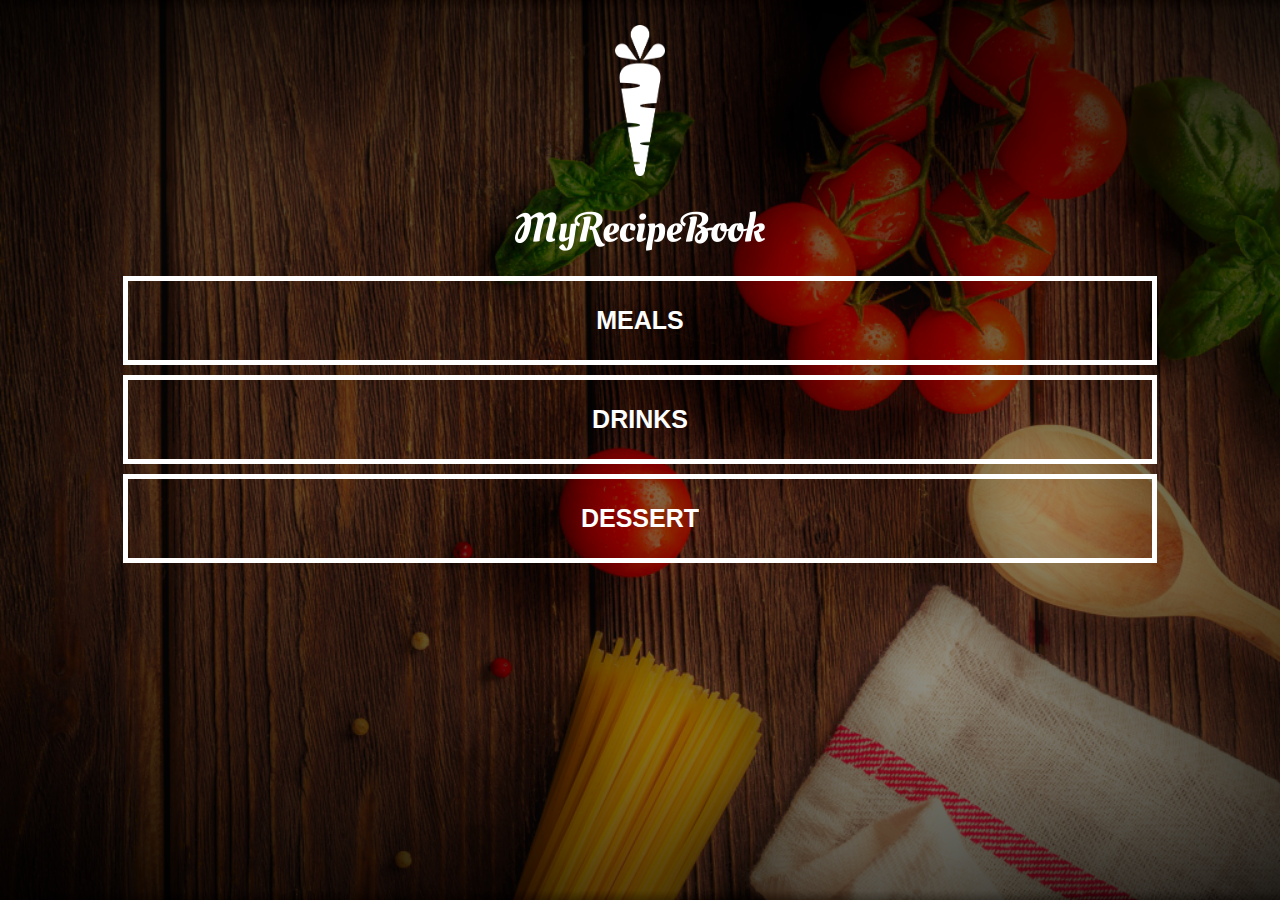
<file: index.html>
<!DOCTYPE html>
<html>
    <head>
        <title>My Recipe Book</title>
        <link rel="stylesheet" href="style.css">
    </head>

    <body  class="body-home">
        <div id="home">

            <img src="images/logo-img.png" id="home-logo-img">
            <img src="images/logo-text.png" id="home-logo-text" >

            <div class="home-menu">

                <a href="meals.html" class="home-menu-item">
                    <p>Meals</p>
                </a>

                <a href="drinks.html" class="home-menu-item">
                    <p>Drinks</p>
                </a>

                <a href="deserts.html" class="home-menu-item">
                    <p>Dessert</p>
                </a>
                
                
            </div>
        </div>
    </body>
</html>
</file>
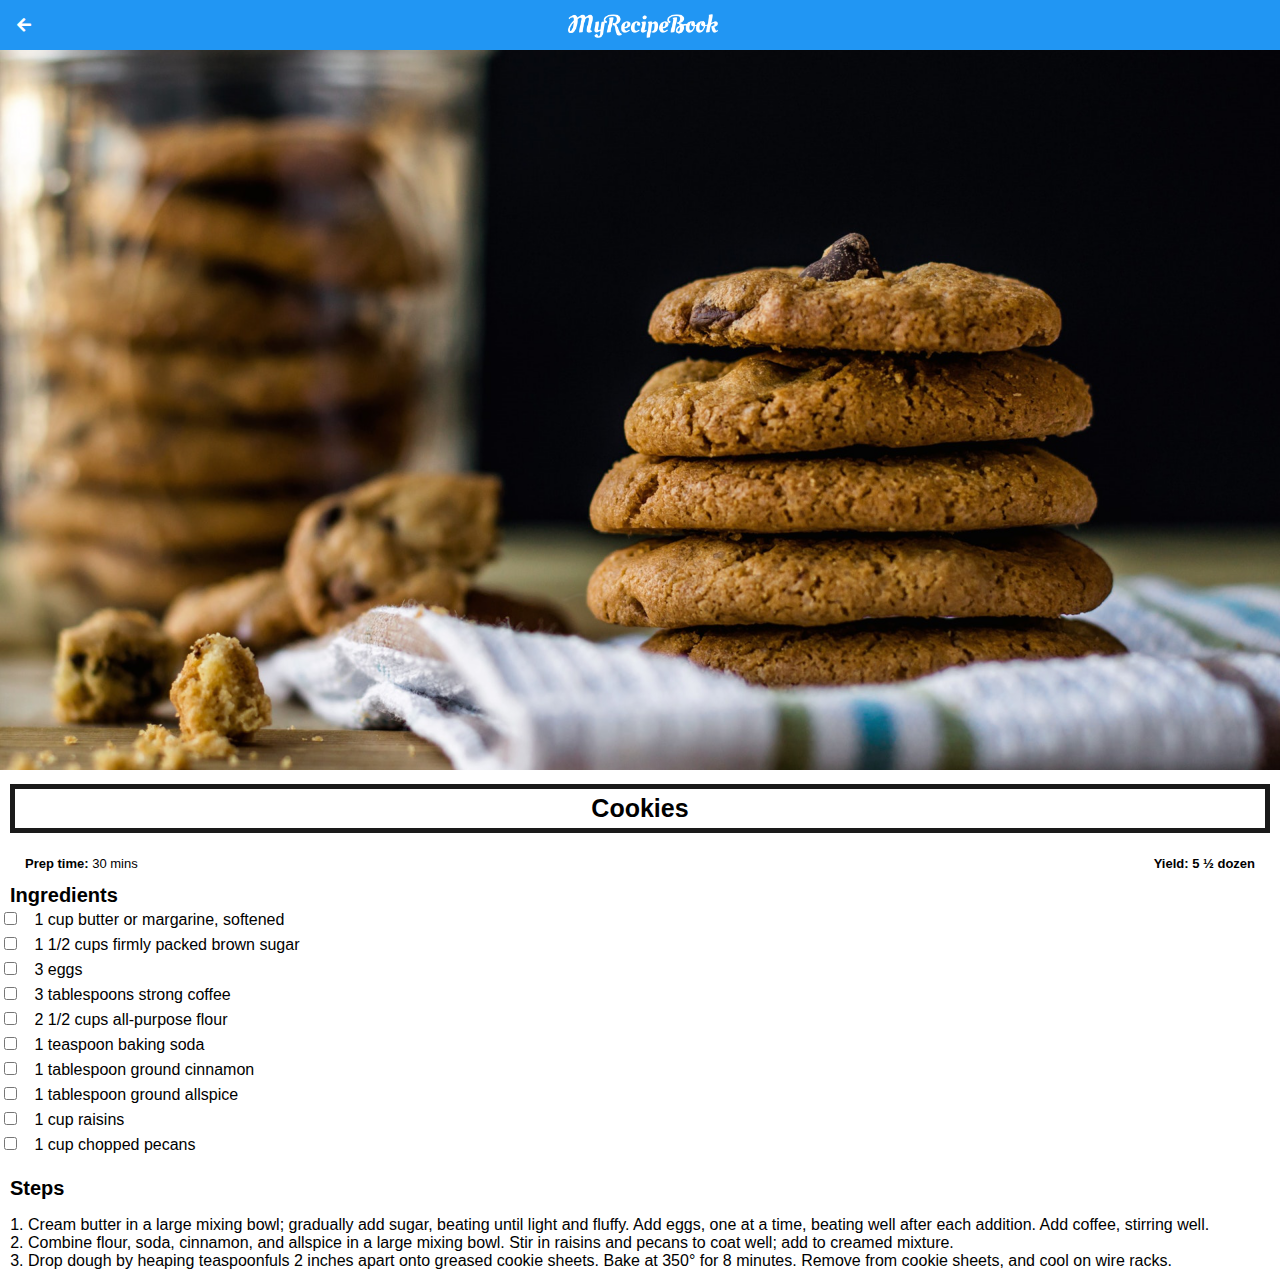
<file: cookies.html>
<!DOCTYPE html>
<html>
    <head>
       <title>My Reciepe Book | Meals | Cookies</title>
        <link rel="stylesheet" href="style.css">
        <link rel="stylesheet" href="fontAwesome/css/all.css">
    </head>
    <body class="body-recipes">
        <div class="header">
           <a href="meals.html">
            <i class="fas fa-arrow-left"></i>
            </a>
            
            <img src="images/logo-text.png">
        </div>
        
       <div id="reciepe">
           
           <div class="recipe-details">
               <img src="images/cookies.png">
               
               <h1>Cookies</h1>
               
               <div class="recipe-details-info">
                  <p><b>Prep time: </b>30 mins</p>
                  <p style="float:right"><b>Yield: 5 ½ dozen</b></p>
               </div>
               
               <div class="recipe-details-ingredients">
                   <h2>Ingredients</h2>
                   
                   <input id="check-01" type="checkbox">
                   <label for="check-01">1 cup butter or margarine, softened</label>
                   <br/>
                   <input id="check-02" type="checkbox">
                   <label for="check-02">1 1/2 cups firmly packed brown sugar</label>
                   <br/>
                   <input id="check-03" type="checkbox">
                   <label for="check-03">3 eggs</label>
                   <br/>
                   <input id="check-04" type="checkbox">
                   <label for="check-04">3 tablespoons strong coffee</label>
                   <br/>
                   <input id="check-05" type="checkbox">
                   <label for="check-05">2 1/2 cups all-purpose flour</label>
                   <br/>
                   <input id="check-05" type="checkbox">
                   <label for="check-05">1 teaspoon baking soda</label>
                   <br/>
                   <input id="check-05" type="checkbox">
                   <label for="check-05">1 tablespoon ground cinnamon</label>
                   <br/>
                   <input id="check-05" type="checkbox">
                   <label for="check-05">1 tablespoon ground allspice</label>
                   <br/>
                   <input id="check-05" type="checkbox">
                   <label for="check-05">1 cup raisins</label>
                   <br/>
                   <input id="check-05" type="checkbox">
                   <label for="check-05">1 cup chopped pecans</label>
                   
                   <div class="recipe-details-steps">
                       <h2>Steps</h2>
                       
                       <ol>
                         <li>Cream butter in a large mixing bowl; gradually add sugar, beating until light and fluffy. Add eggs, one at a time, beating well after each addition. Add coffee, stirring well.</li>
                         <li>Combine flour, soda, cinnamon, and allspice in a large mixing bowl. Stir in raisins and pecans to coat well; add to creamed mixture.</li>
                         <li>Drop dough by heaping teaspoonfuls 2 inches apart onto greased cookie sheets. Bake at 350° for 8 minutes. Remove from cookie sheets, and cool on wire racks.</li>
                       </ol>
                   </div>
               </div>
           </div>
           
       </div>
    </body>
</html>
</file>
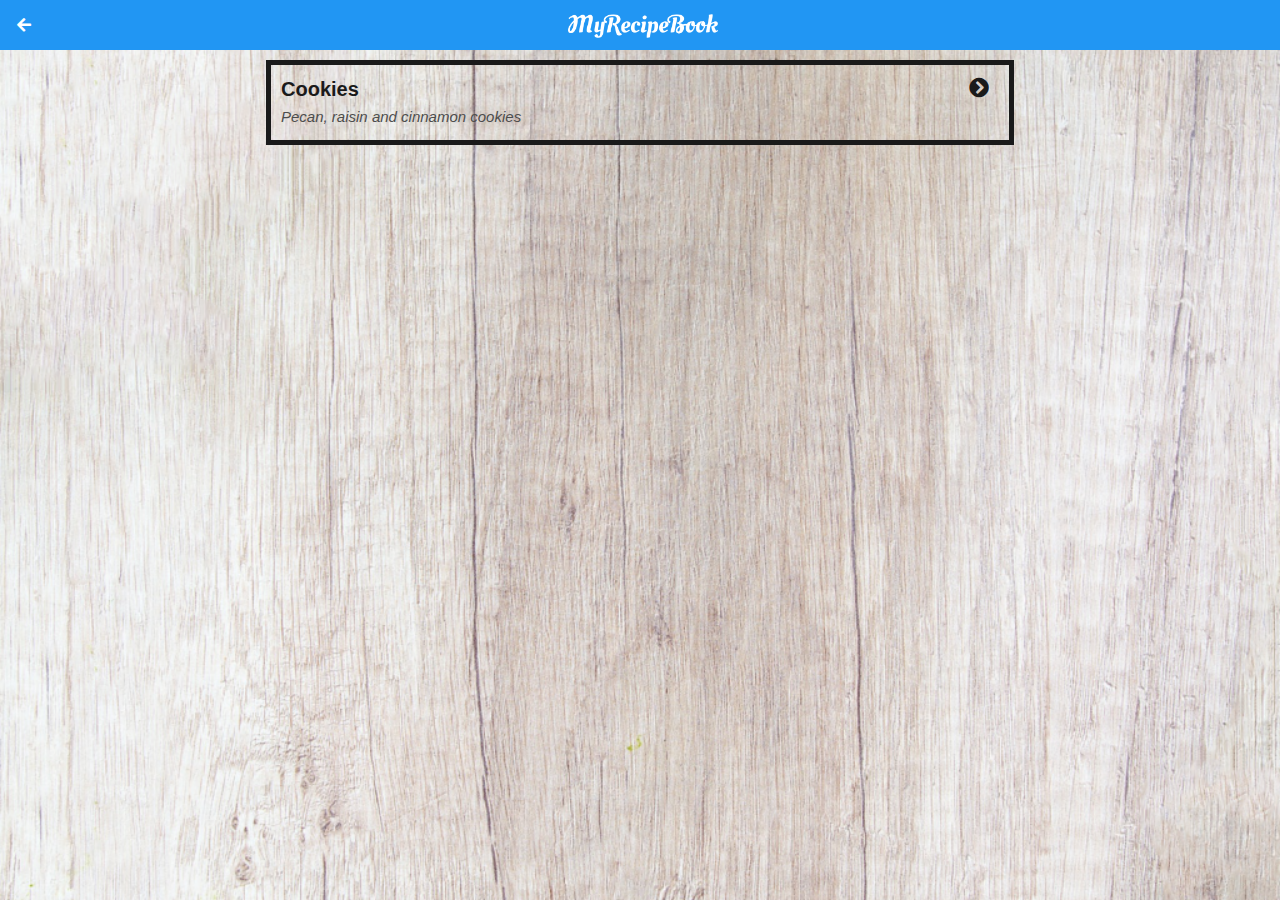
<file: deserts.html>
<!DOCTYPE html>
<html>
    <head>
        <title>My Recipe Book | deserts</title>
        <link rel="stylesheet" href="style.css">
        <link rel="stylesheet" href="fontAwesome/css/all.css">
    </head>

    <body  class="body-meals">

        <div class="header">
            <a href="index.html">
                <i class="fas fa-arrow-left"></i>
            </a>

            <img src="images/logo-text.png">
        </div>
        <div id="meals">

            <div class="meals-list">

                <a href="cookies.html">
                    <div class="meals-list-items">

                        <h1>Cookies<i class="fas fa-chevron-circle-right"></i></h1>

                        <p>Pecan, raisin and cinnamon cookies</p>
                    </div> 
                </a>
        </div>
    </body>
</html>
</file>
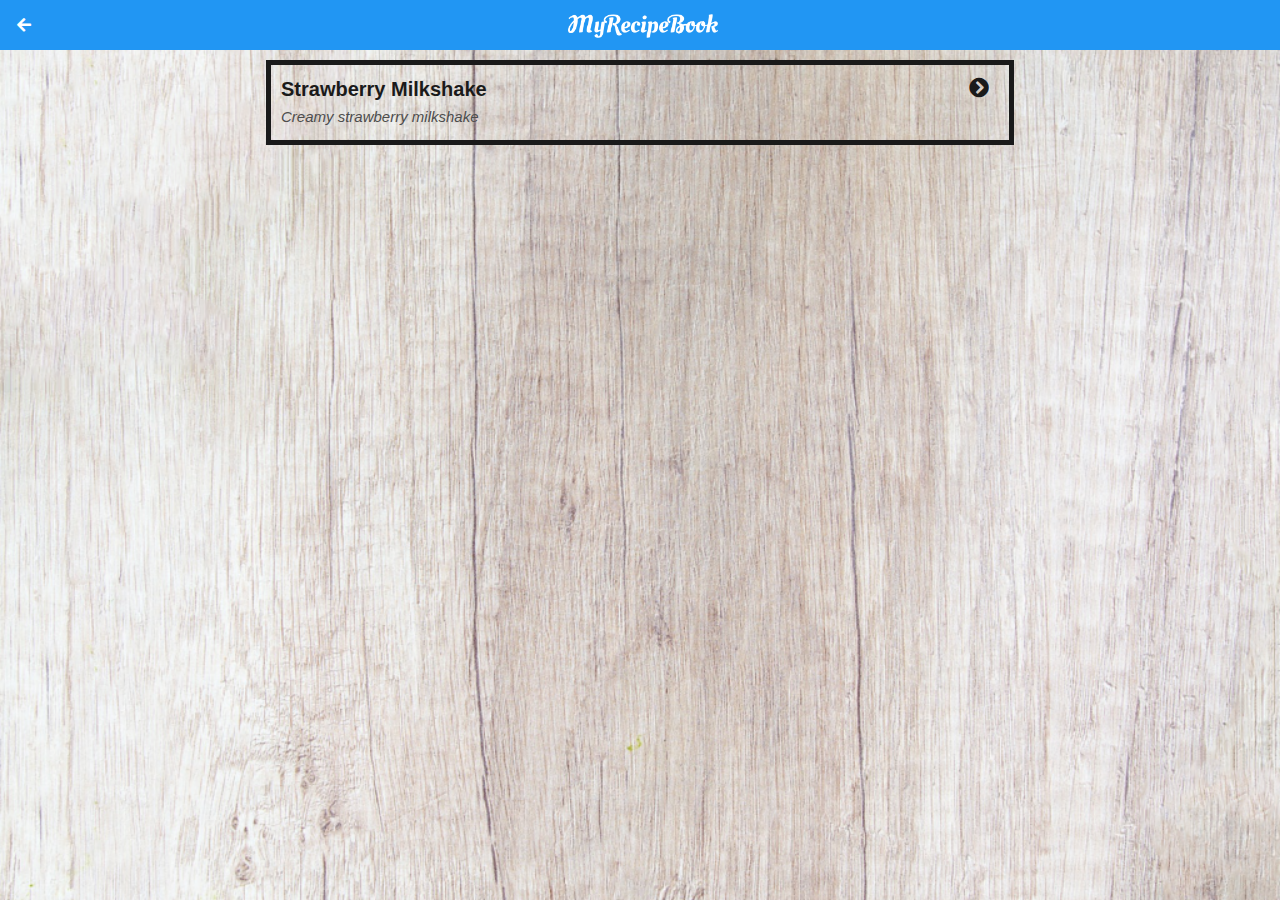
<file: drinks.html>
<!DOCTYPE html>
<html>
    <head>
        <title>My Recipe Book | drinks</title>
        <link rel="stylesheet" href="style.css">
        <link rel="stylesheet" href="fontAwesome/css/all.css">
    </head>

    <body  class="body-meals">

        <div class="header">
            <a href="index.html">
                <i class="fas fa-arrow-left"></i>
            </a>

            <img src="images/logo-text.png">
        </div>
        <div id="meals">

            <div class="meals-list">

                <a href="Strawberry Milkshakes.html">
                    <div class="meals-list-items">

                        <h1>Strawberry Milkshake<i class="fas fa-chevron-circle-right"></i></h1>

                        <p>Creamy strawberry milkshake</p>
                    </div> 
                </a>
        </div>
    </body>
</html>
</file>
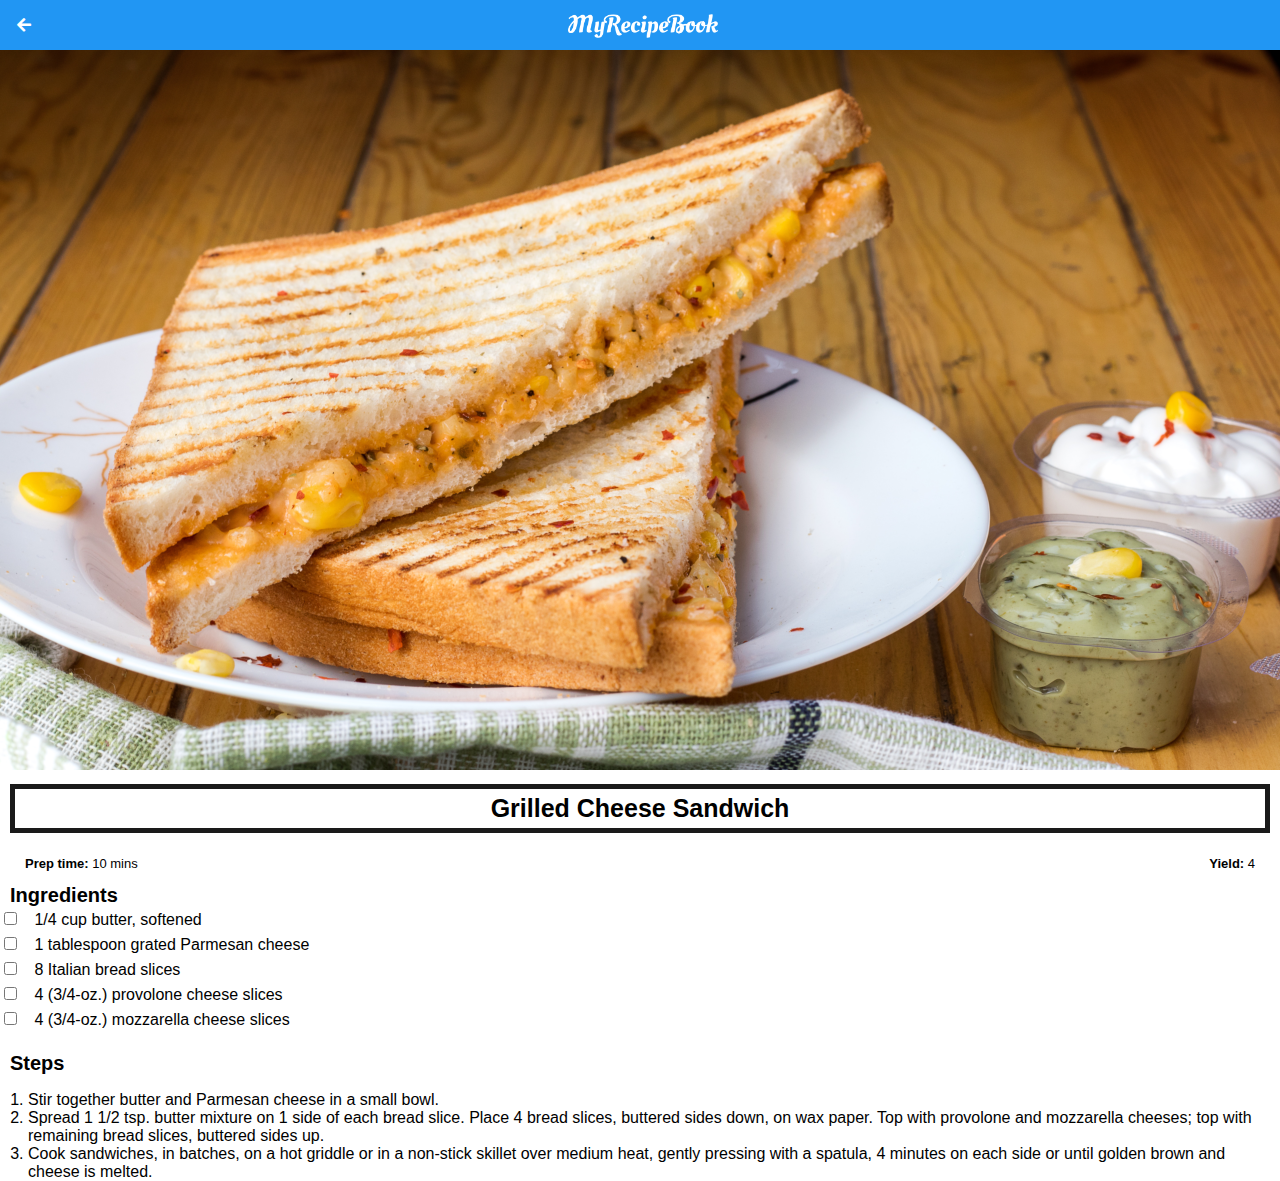
<file: grilled cheese.html>
<!DOCTYPE html>
<html>
    <head>
       <title>My Reciepe Book | Meals | Grilled Cheese</title>
        <link rel="stylesheet" href="style.css">
        <link rel="stylesheet" href="fontAwesome/css/all.css">
    </head>
    <body class="body-recipes">
        <div class="header">
           <a href="meals.html">
            <i class="fas fa-arrow-left"></i>
            </a>
            
            <img src="images/logo-text.png">
        </div>
        
       <div id="reciepe">
           
           <div class="recipe-details">
               <img src="images/grilledCheese.png">
               
               <h1>Grilled Cheese Sandwich</h1>
               
               <div class="recipe-details-info">
                  <p><b>Prep time: </b>10 mins</p>
                  <p style="float:right"><b>Yield: </b>4</p>
               </div>
               
               <div class="recipe-details-ingredients">
                   <h2>Ingredients</h2>
                   
                   <input id="check-01" type="checkbox">
                   <label for="check-01">1/4 cup butter, softened</label>
                   <br/>
                   <input id="check-02" type="checkbox">
                   <label for="check-02">1 tablespoon grated Parmesan cheese</label>
                   <br/>
                   <input id="check-03" type="checkbox">
                   <label for="check-03">8 Italian bread slices</label>
                   <br/>
                   <input id="check-04" type="checkbox">
                   <label for="check-04">4 (3/4-oz.) provolone cheese slices</label>
                   <br/>
                   <input id="check-05" type="checkbox">
                   <label for="check-05">4 (3/4-oz.) mozzarella cheese slices</label>
                   
                   <div class="recipe-details-steps">
                       <h2>Steps</h2>
                       
                       <ol>
                         <li>Stir together butter and Parmesan cheese in a small bowl.</li>
                         <li>Spread 1 1/2 tsp. butter mixture on 1 side of each bread slice. Place 4 bread slices, buttered sides down, on wax paper. Top with provolone and mozzarella cheeses; top with remaining bread slices, buttered sides up.</li>
                         <li>Cook sandwiches, in batches, on a hot griddle or in a non-stick skillet over medium heat, gently pressing with a spatula, 4 minutes on each side or until golden brown and cheese is melted.</li>
                       </ol>
                   </div>
               </div>
           </div>
           
       </div>
    </body>
</html>
</file>
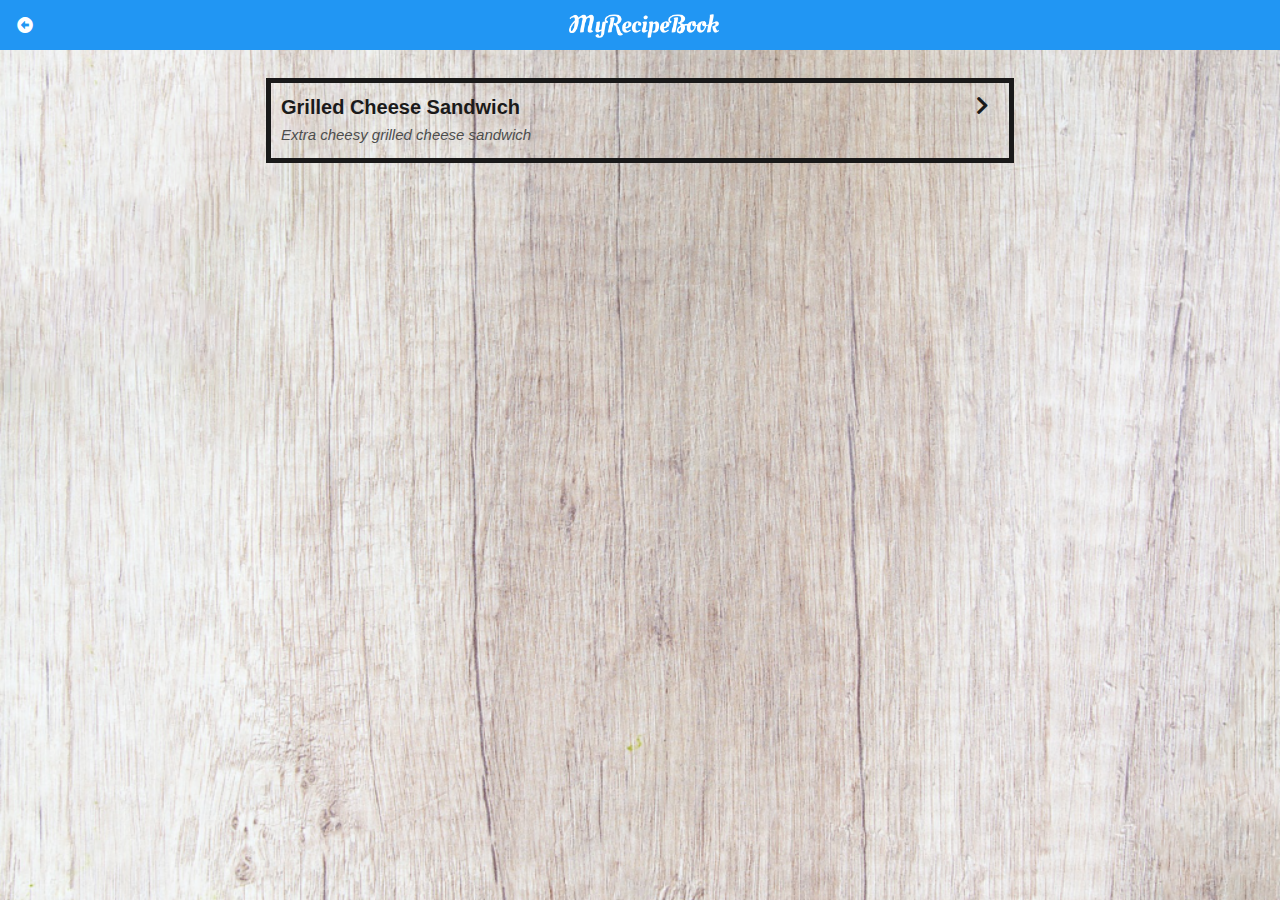
<file: meals.html>
<!DOCTYPE html>
<html>
     <head>
        <tittle>My Recipe book | meals </tittle>
        <link rel="stylesheet" href="style.css">
        <link rel="stylesheet" href="fontAwesome/css/all.css">
     </head>

         <body class="body-meals"> 

         <div class="header">
             <a href="index.html">
            <i class="fas fa-arrow-alt-circle-left"></i>
               </a>

               <img src="images/logo-text.png">
         </div>

      <div id="meals">

            <div class="meals-list">

               <a href="grilled cheese.html">
                   <div class="meals-list-items">
                    <h1>Grilled Cheese Sandwich<i class="fas fa-chevron-right"></i></h1>

                    <p>Extra cheesy grilled cheese sandwich</p>
                  </a>

               </div> 

           </div>
        </body>
</html>
</file>
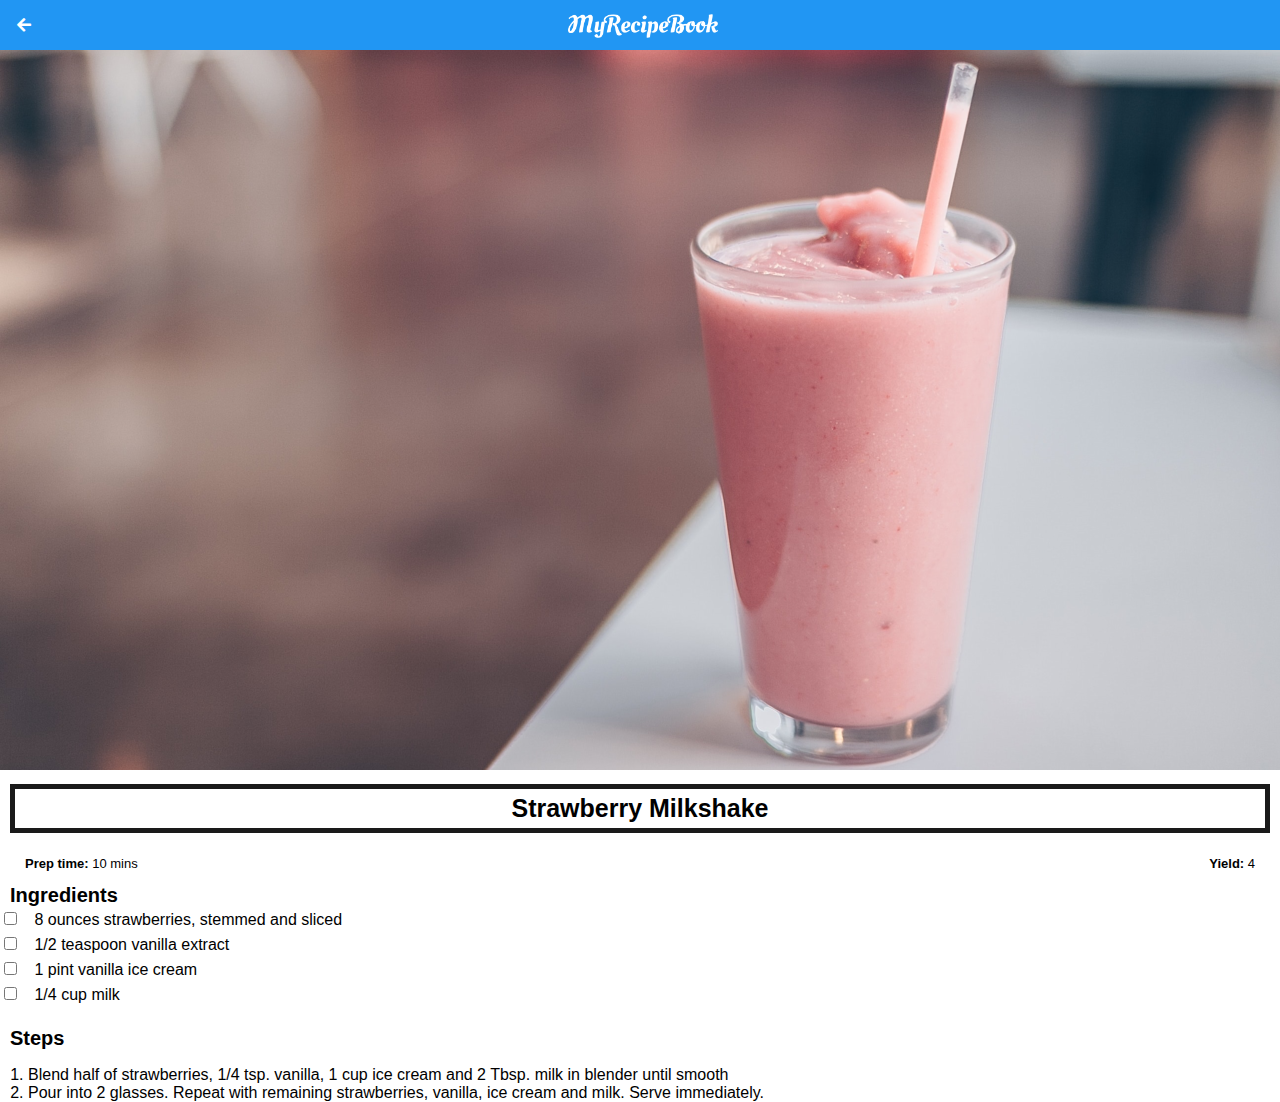
<file: Strawberry Milkshakes.html>
<!DOCTYPE html>
<html>
    <head>
       <title>My Reciepe Book | Meals | Strawberry Milkshake</title>
        <link rel="stylesheet" href="style.css">
        <link rel="stylesheet" href="fontAwesome/css/all.css">
    </head>
    <body class="body-reciepes">
        <div class="header">
           <a href="meals.html">
            <i class="fas fa-arrow-left"></i>
            </a>
            
            <img src="images/logo-text.png">
        </div>
        
       <div id="reciepe">
           
           <div class="recipe-details">
               <img src="images/strawberryMilkshake.png" width="100%">
               
               <h1>Strawberry Milkshake</h1>
               
               <div class="recipe-details-info">
                  <p><b>Prep time: </b>10 mins</p>
                  <p style="float:right"><b>Yield: </b>4</p>
               </div>
               
               <div class="recipe-details-ingredients">
                   <h2>Ingredients</h2>
                   
                   <input id="check-01" type="checkbox">
                   <label for="check-01">8 ounces strawberries, stemmed and sliced</label>
                   <br/>
                   <input id="check-02" type="checkbox">
                   <label for="check-02">1/2 teaspoon vanilla extract</label>
                   <br/>
                   <input id="check-03" type="checkbox">
                   <label for="check-03">1 pint vanilla ice cream</label>
                   <br/>
                   <input id="check-04" type="checkbox">
                   <label for="check-04">1/4 cup milk</label>
                   
                   
                   <div class="recipe-details-steps">
                       <h2>Steps</h2>
                       
                       <ol>
                         <li>Blend half of strawberries, 1/4 tsp. vanilla, 1 cup ice cream and 2 Tbsp. milk in blender until smooth</li>
                         <li>Pour into 2 glasses. Repeat with remaining strawberries, vanilla, ice cream and milk. Serve immediately.</li>
                       </ol>
                   </div>
               </div>
           </div>
           
       </div>
    </body>
</html>
</file>
<file: style.css>
html{
    height: 100%;
}


 
body{
    font-family: sans-serif;
    margin: 0;
    padding: 0;
    height: 100%;
}

.body-home{
    background-image: url('images/background-01-port.png');
    background-position: center;
    background-attachment: fixed;
    background-repeat: no-repeat;
    background-size: cover;
}

.body-meals{
    background-image: url('images/background-02-port.png');
    background-position: center;
    background-attachment: fixed;
    background-repeat: no-repeat;
    background-size: cover;
}

/*=================HEADER=========================*/

.header{
    background-color: #2196f3;
    width: 100%;
    height: 50px;
    top: 0;
    
    position: fixed;
    overflow: hidden;
    text-align: center;
}

.header i{
    float: left;
    padding: 17px 0px 0px 17px;
    color: white;
}

.header img{
    width: 150px;
    padding-top: 14px;
    padding-right: 25px;
}

/*=================HOME PAGE=========================*/

#home-logo-img{
    width: 50px;
    display: block;
    margin: auto;
    padding: 25px 10px 10px 10px;
}

#home-logo-text{
    width: auto;
    display: block;
    margin: auto;
    padding: 25px;
}

/*=================HOME PAGE MENU ==================*/
.home-menu-item{
    text-decoration: none;
    text-transform: uppercase;
    
    color: white;
    font-size: 25px;
    font-weight: bold;
    text-align: center;
    border: 5px solid white;
    
    display: block;
    margin: auto;
    margin-bottom: 10px;
    width: 80%;
}


/*=================MEALS PAGE=========================*/

#meals{
    padding-top: 50px;
}


/*=================MEALS PAGE MENU=========================*/


.meals-list a{
    text-decoration: none;
}

.meals-list-items{
    border: 5px solid #1a1a1a;
    margin: 10px;
}

.meals-list-items h1{
    font-weight: bold;
    font-size: 20px;
    color: #1a1a1a;
    padding-left: 10px;
}

.meals-list-items i {
    float: right;
    color: #1a1a1a;
    padding-right: 20px; 
}



.meals-list-items p{
    font-size: 15px;
    font-style: italic;
    color: #4d4d4d;
    margin-top: -7px;
    padding-left: 10px;
}

    
    
    /*=================RECIEPE PAGE=========================*/

#reciepe {
    padding-top: 50px;
}


/*=====================RECIEPE DETAILS =========================*/

.reciepe-details img{
    width: 100%;
}

.recipe-details h1{
    font-size: 25px;
    text-align: center;
    border: 5px solid #1a1a1a;
    margin: 10px;
    padding: 5px;
}

.recipe-details h2{
    font-size: 20px;
    text-align: left;
    margin: 0;
    margin-left: 10px;
}

.recipe-details-info{
    margin-left: 25px;
    margin-right: 25px;
}

.recipe-details-info p{
    font-size: 13px;
    display: inline-block;
}

.recipe-details-ingredients label{
    line-height: 25px;
    margin-left: 10px;
}

.recipe-details-steps{
    padding-top: 20px;
}

.recipe-details-steps ol{
    padding-left: 28px;
}

/*=================RESPONSIVE LAYOUT=========================*/

@media only screen and(min-width: 600px){
        #meals{
        width: 80%;
        margin: auto;
    }
    
    #recipe{
        width: 80%;
        margin: auto;
    }
}


@media only screen and (min-width: 1000px){
     #meals{
        width: 60%;
        margin: auto;
    }
    
    #recipe{
        width: 60%;
        margin: auto;
    }
}


@media only screen and (min-width: 1500px){
     #meals{
        width: 40%;
        margin: auto;
    }
    
    #recipe{
        width: 40%;
        margin: auto;
    }
}


@media only screen and (min-width: 720px){
    .body-home {
        background-image: url('images/background-01-land.png');
    }
    
    .body-meals {
        background-image: url('images/background-02-land.png');
    }
}
</file>
